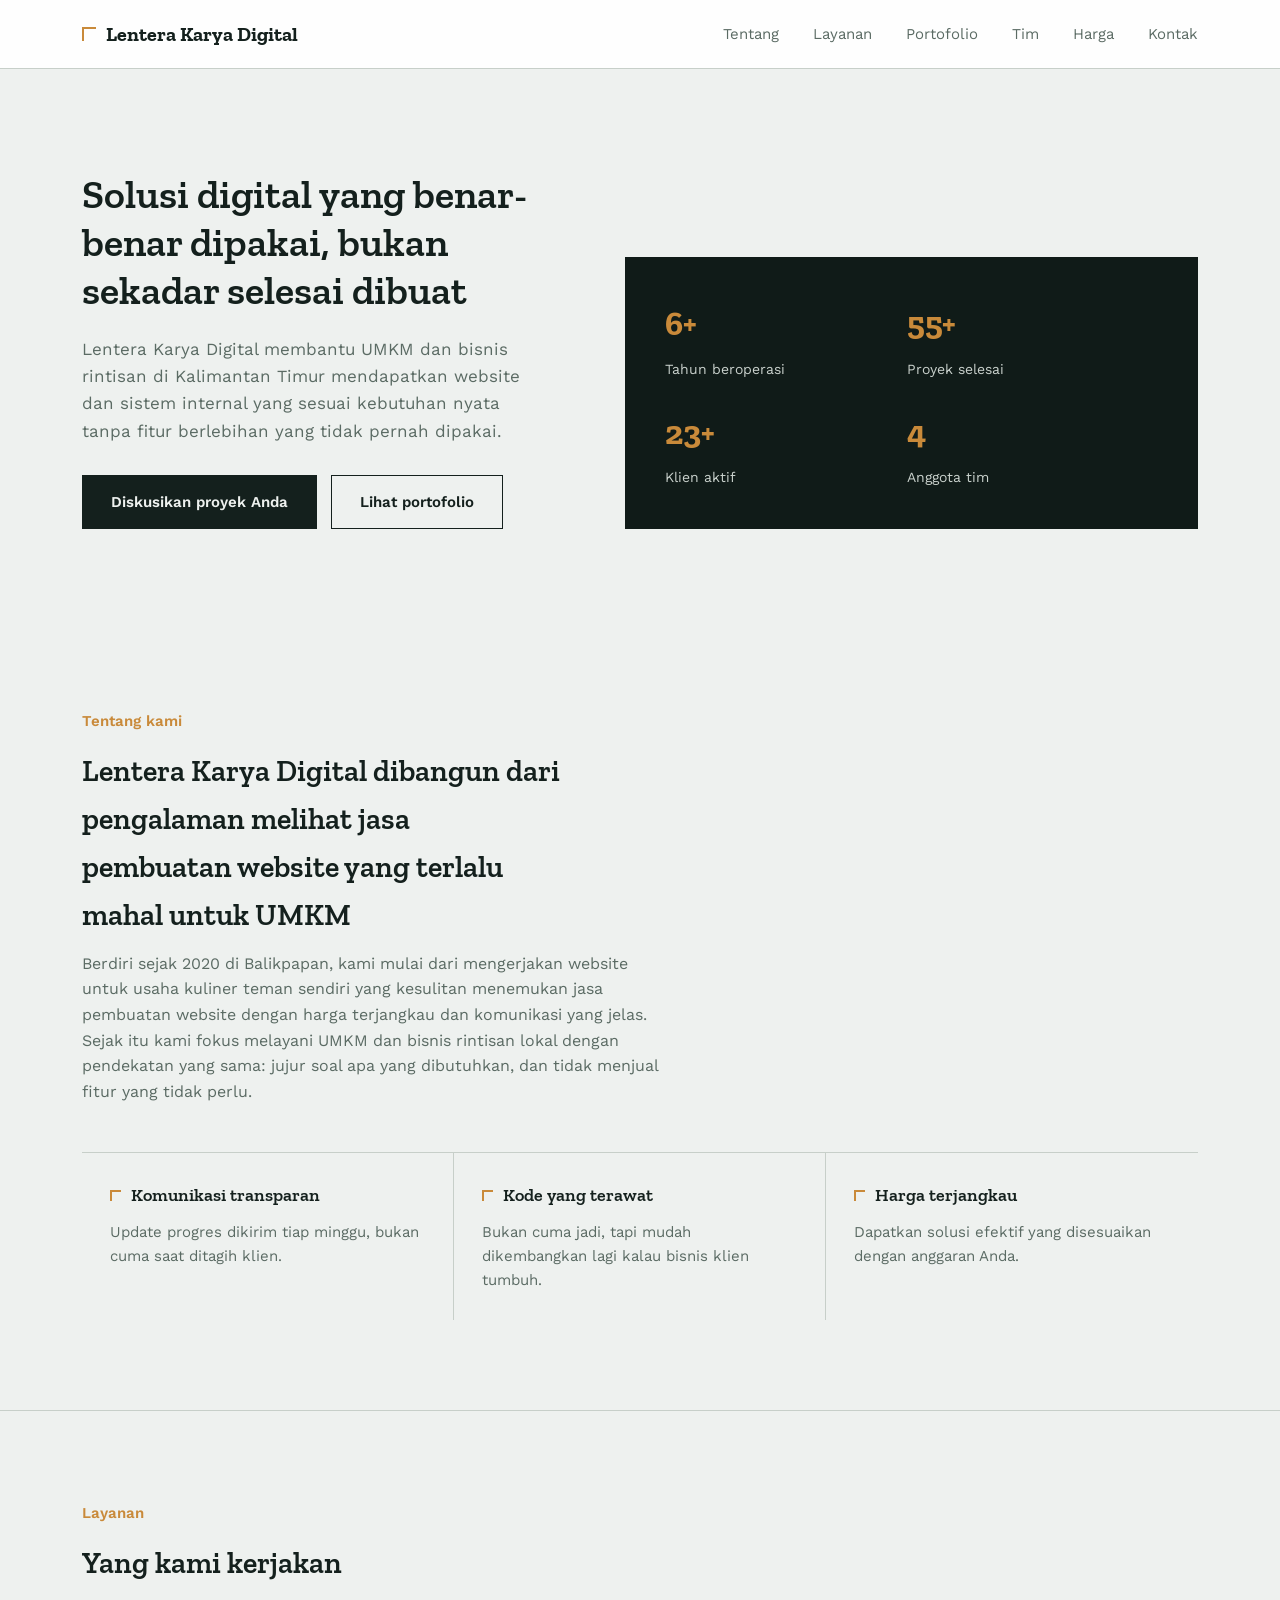
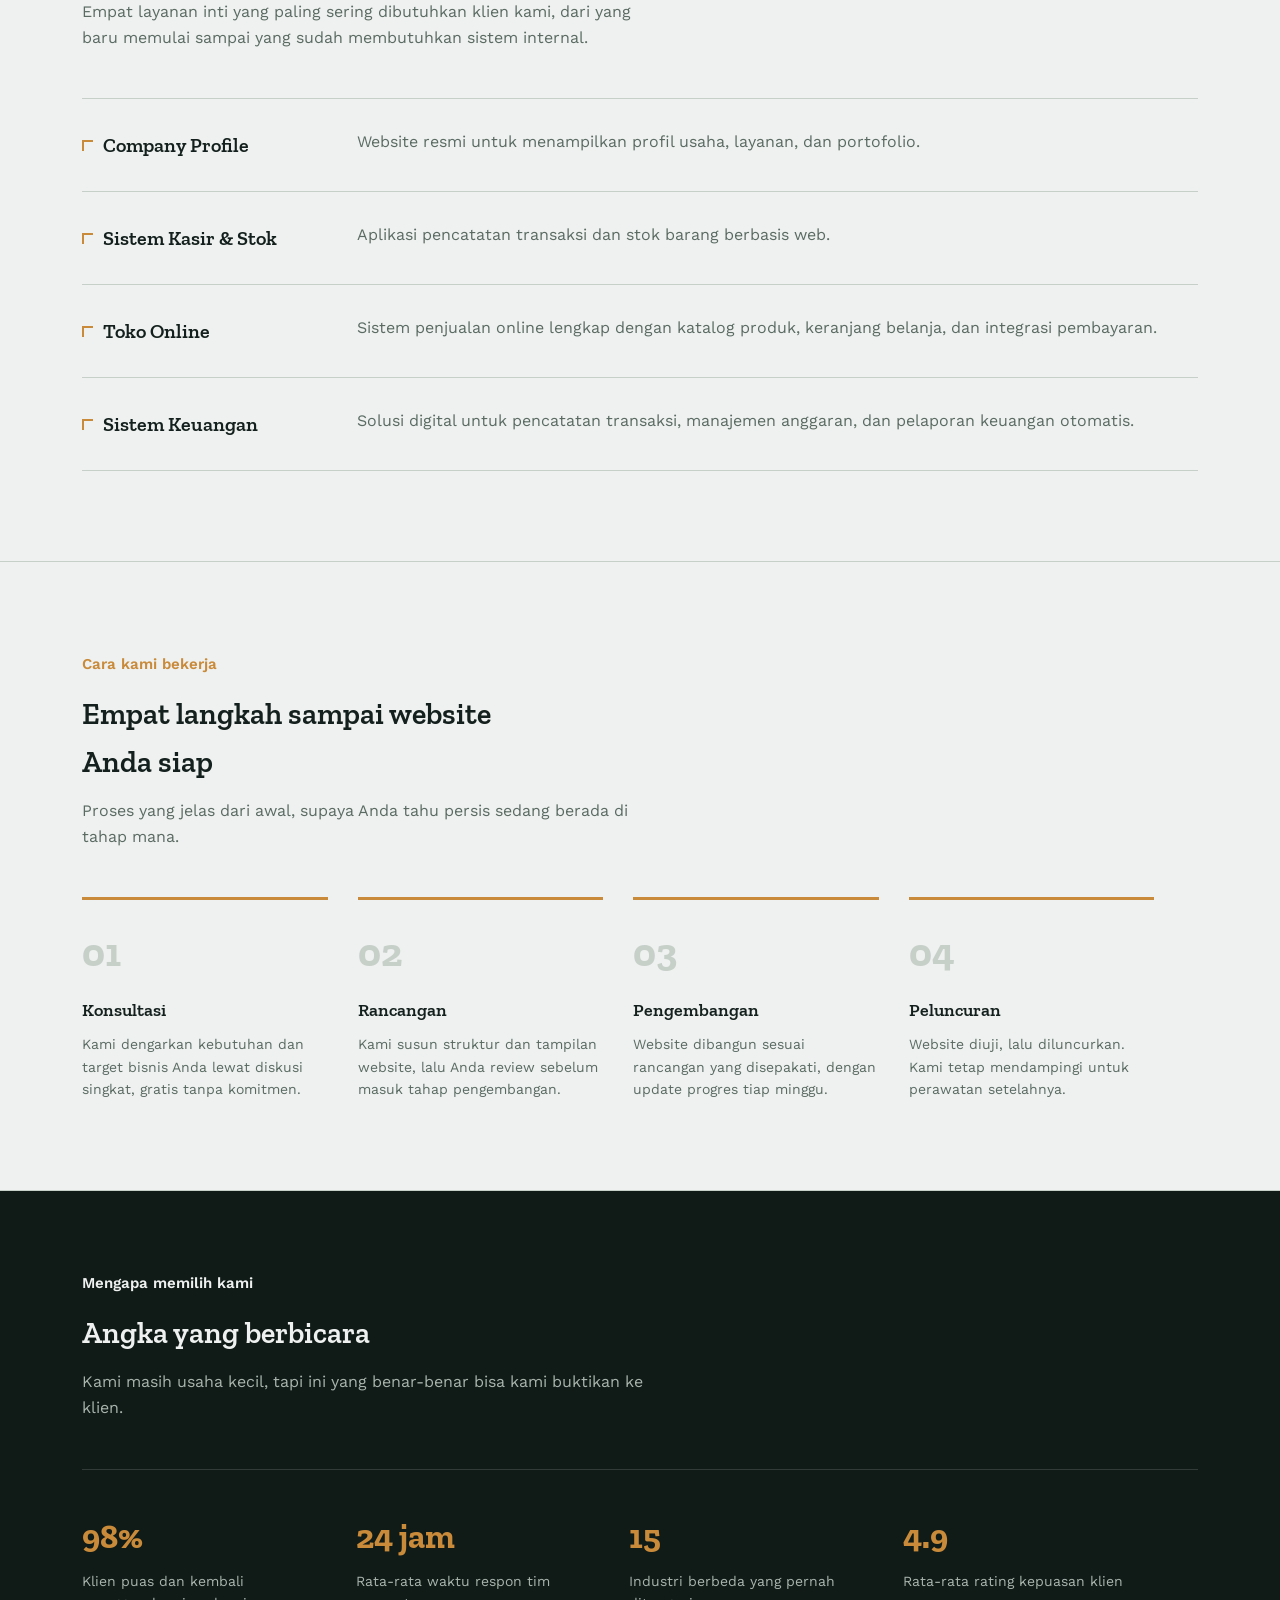
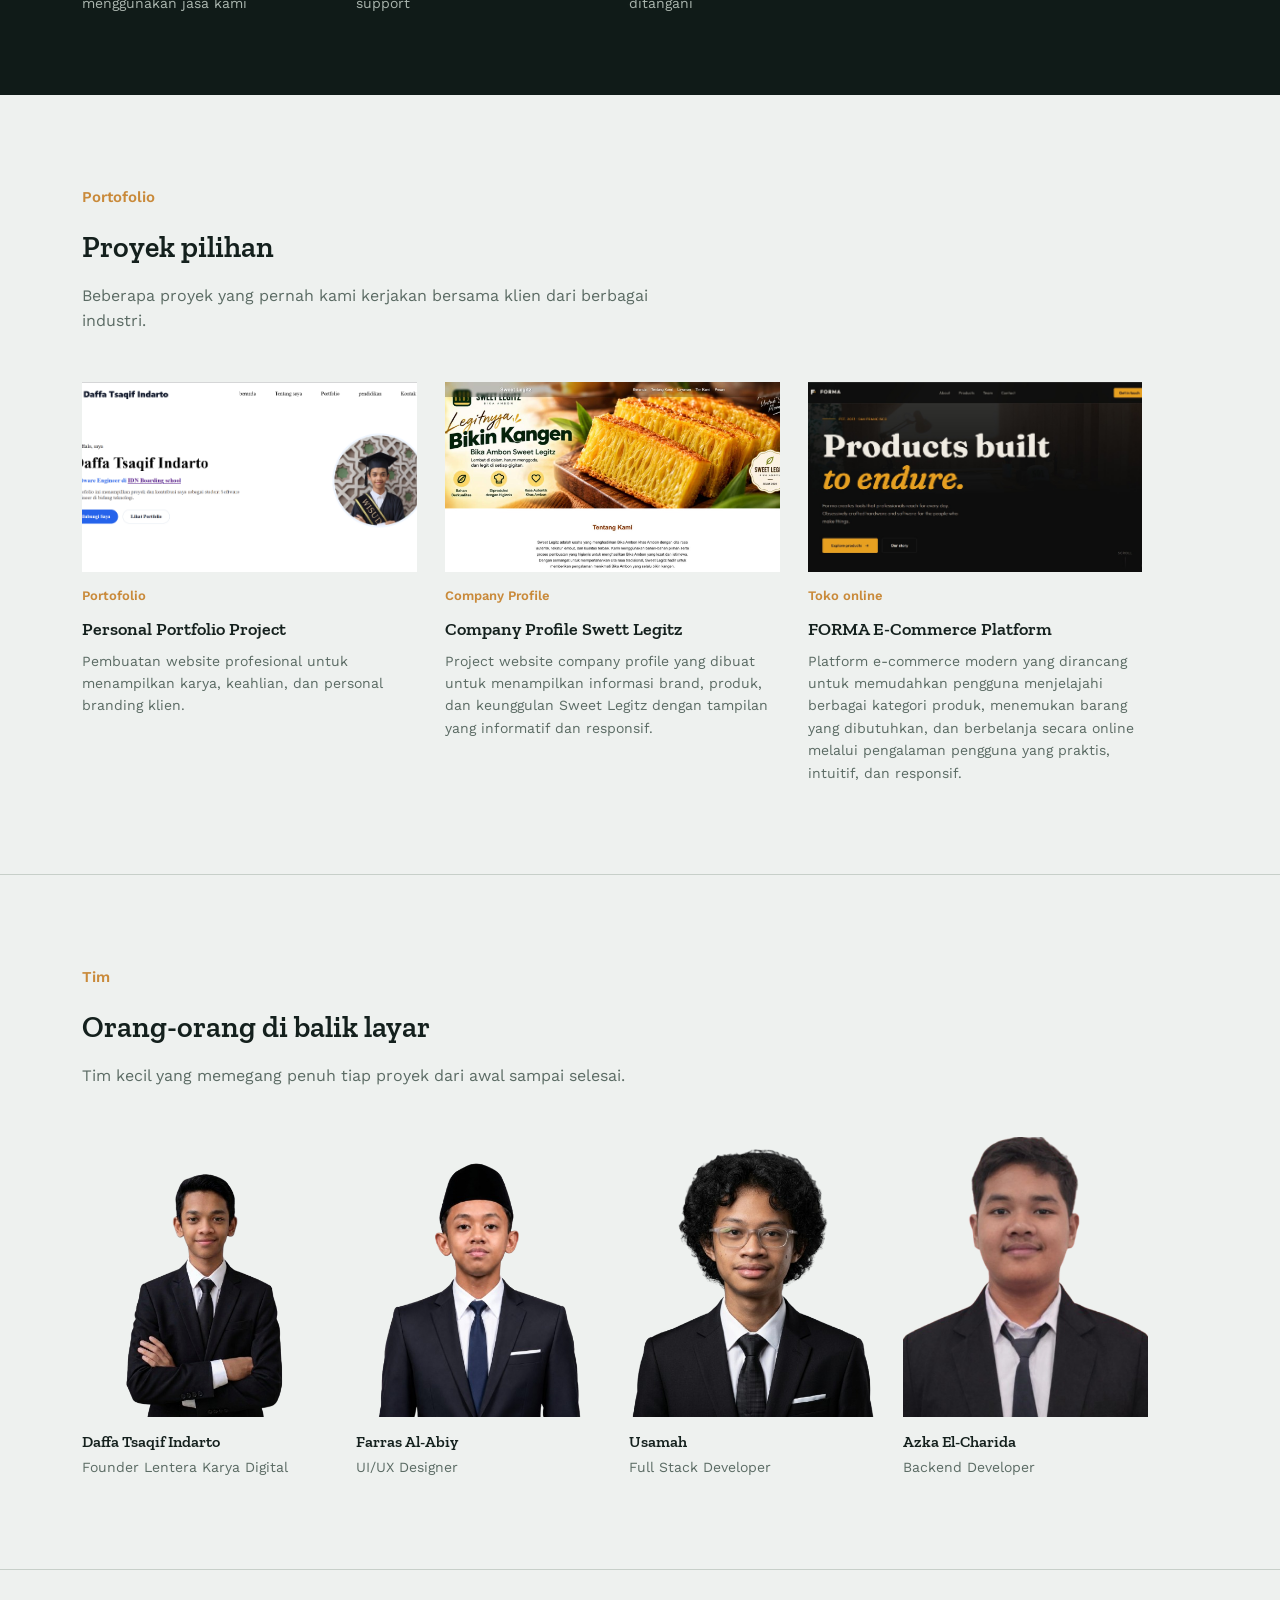
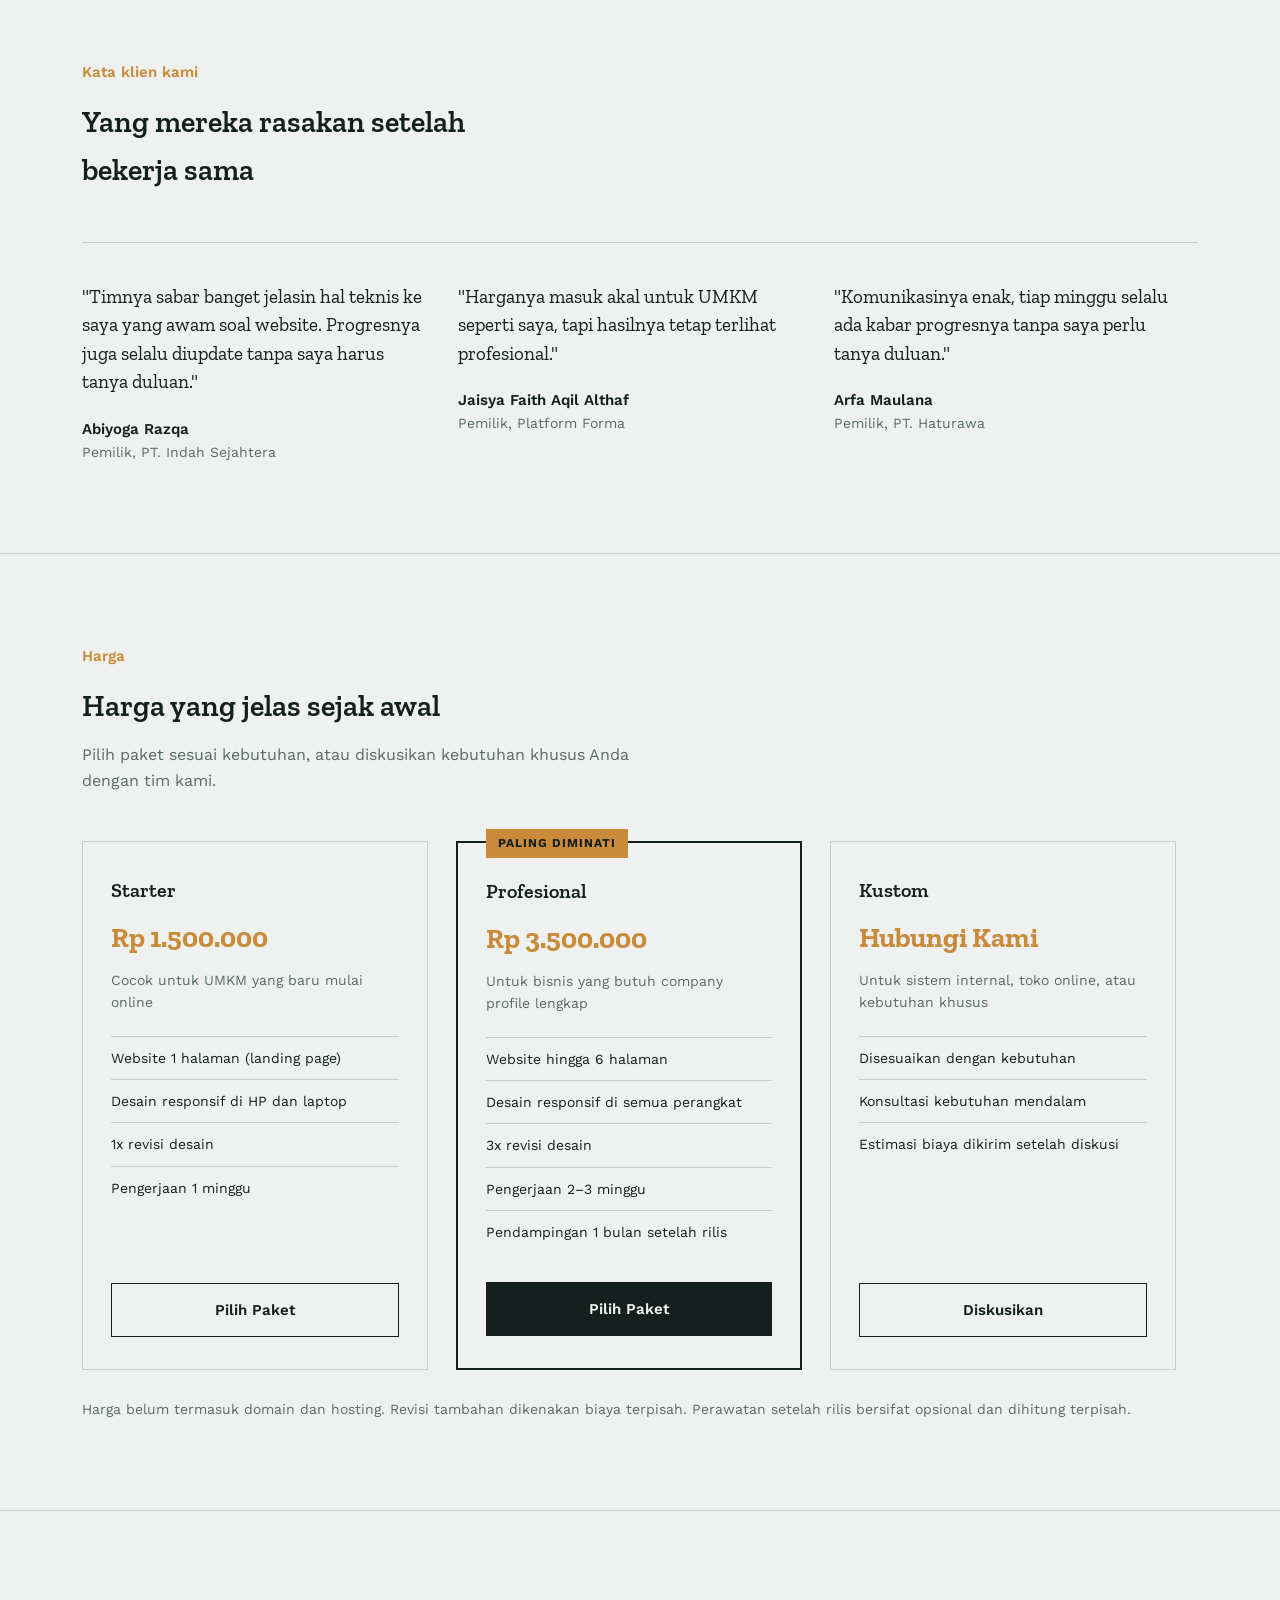
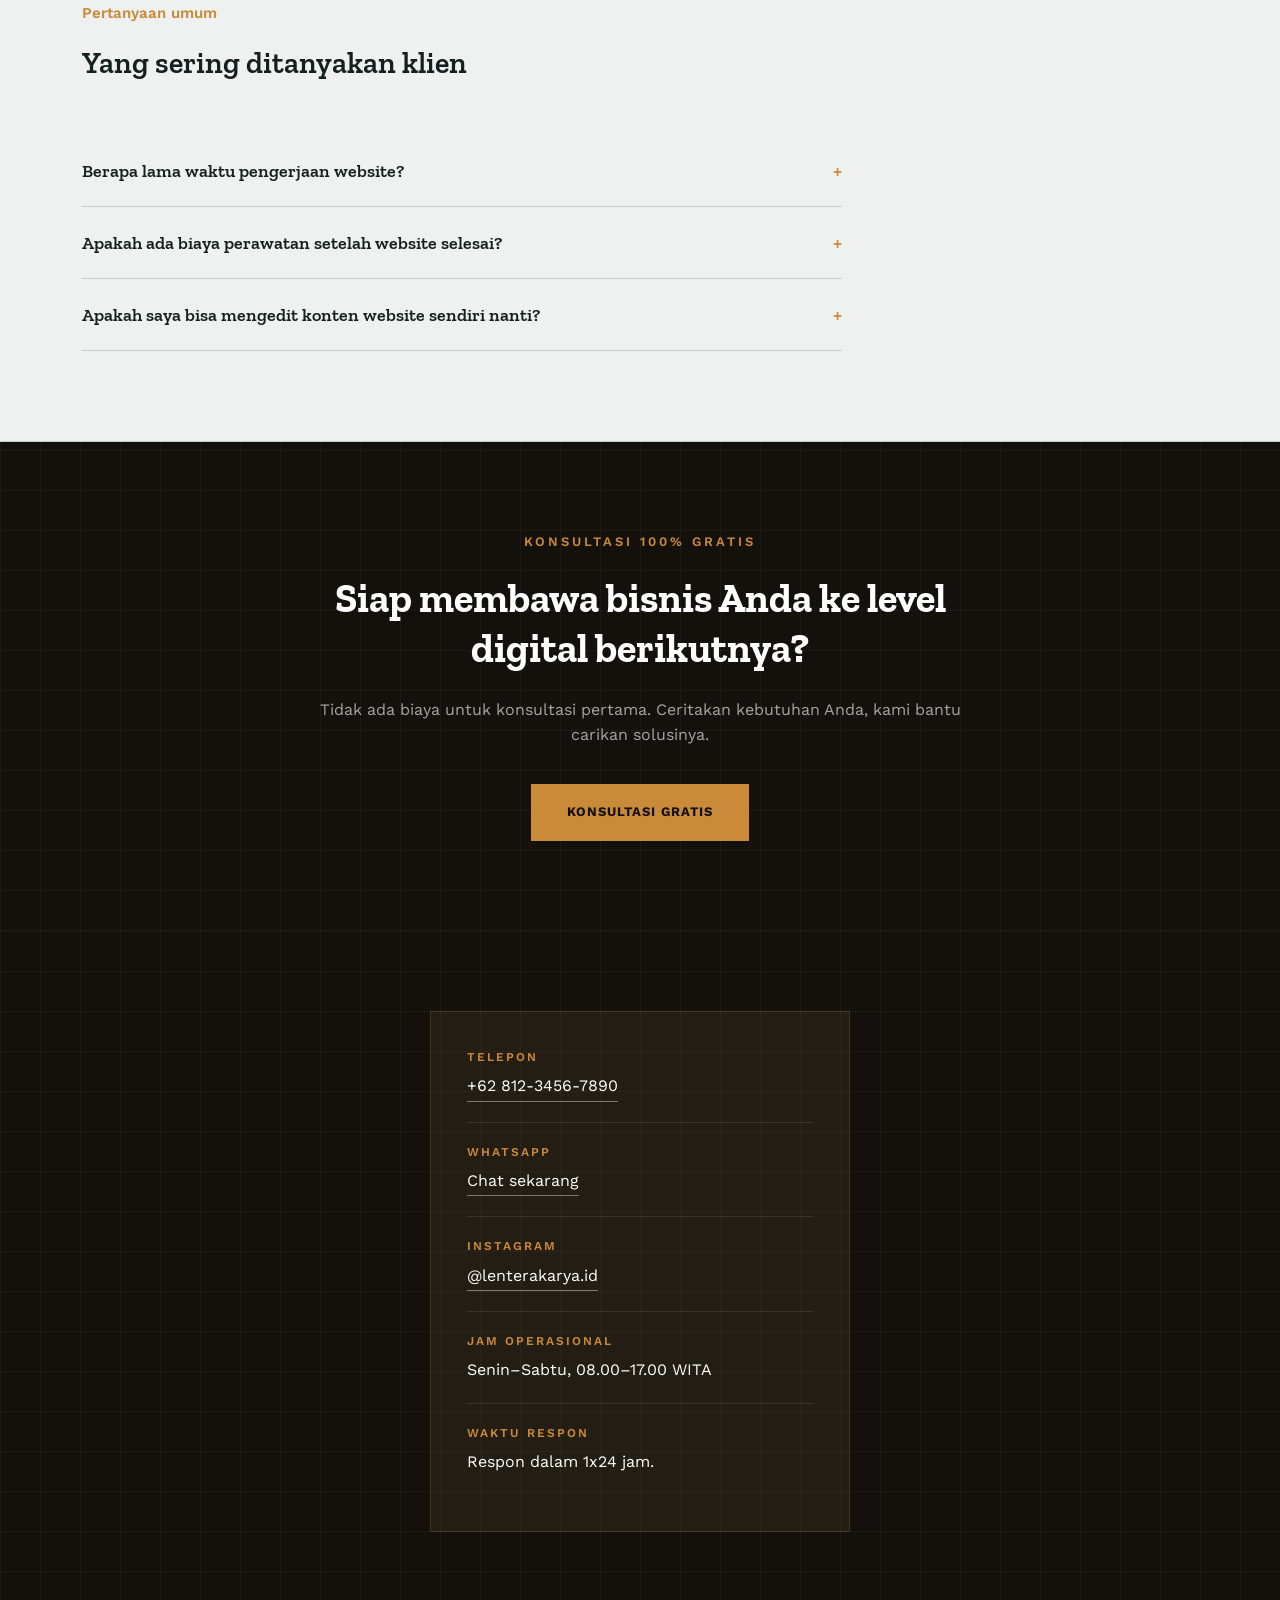
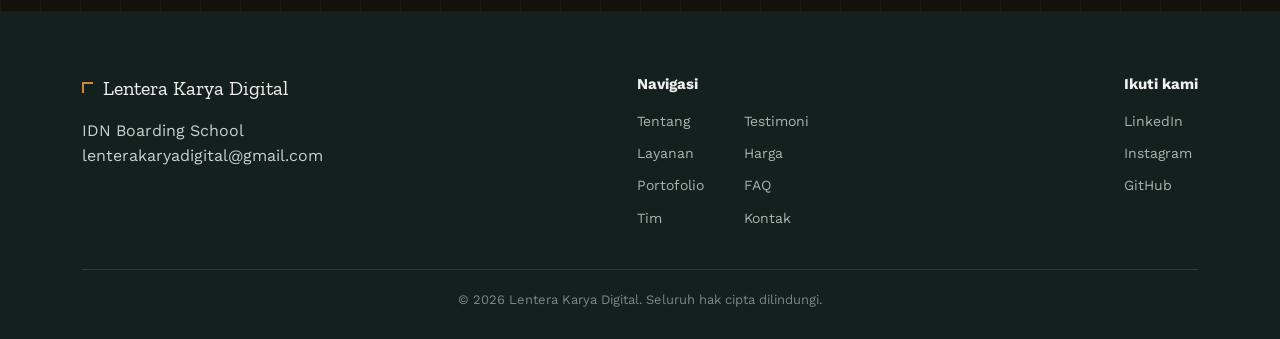
<file: index.html>
<!DOCTYPE html>
<html lang="id">

<head>
  <meta charset="UTF-8">
  <meta name="viewport" content="width=device-width, initial-scale=1.0">
  <title>Lentera Karya Digital — Company Profile</title>
  <link rel="preconnect" href="https://fonts.googleapis.com">
  <link rel="preconnect" href="https://fonts.gstatic.com" crossorigin>
  <link
    href="https://fonts.googleapis.com/css2?family=Zilla+Slab:wght@400;500;600;700&family=Work+Sans:wght@400;500;600;700&display=swap"
    rel="stylesheet">

  <link rel="stylesheet" href="style.css">
</head>

<body>

  <header>
    <div class="header-inner">
      <a href="#home" class="brand"><span class="mark"></span>Lentera Karya Digital</a>

      <button class="nav-toggle" id="navToggle" aria-label="Buka menu">
        <span></span><span></span><span></span>
      </button>

      <nav id="navMenu">
        <a href="#tentang">Tentang</a>
        <a href="#layanan">Layanan</a>
        <a href="#portofolio">Portofolio</a>
        <a href="#tim">Tim</a>
        <a href="#harga">Harga</a>
        <a href="#kontak">Kontak</a>
      </nav>
    </div>
  </header>

  <main>
    <section id="home" class="hero">
      <div class="wrap hero-grid">
        <div class="hero-text">
          <h1>Solusi digital yang benar-benar dipakai, bukan sekadar selesai dibuat</h1>
          <p>Lentera Karya Digital membantu UMKM dan bisnis rintisan di Kalimantan Timur mendapatkan website dan sistem
            internal yang sesuai kebutuhan nyata tanpa fitur berlebihan yang tidak pernah dipakai.</p>
          <div class="hero-actions">
            <a href="#kontak" class="btn btn-solid">Diskusikan proyek Anda</a>
            <a href="#portofolio" class="btn btn-line">Lihat portofolio</a>
          </div>
        </div>
        <div class="hero-panel">
          <div class="stat-grid">
            <div>
              <div class="stat-num">6+</div>
              <div class="stat-label">Tahun beroperasi</div>
            </div>
            <div>
              <div class="stat-num">55+</div>
              <div class="stat-label">Proyek selesai</div>
            </div>
            <div>
              <div class="stat-num">23+</div>
              <div class="stat-label">Klien aktif</div>
            </div>
            <div>
              <div class="stat-num">4</div>
              <div class="stat-label">Anggota tim</div>
            </div>
          </div>
        </div>
      </div>
    </section>

    <section id="tentang" class="section">
      <div class="wrap">
        <div class="sec-head">
          <p class="kicker">Tentang kami</p>
          <h2>Lentera Karya Digital dibangun dari pengalaman melihat jasa pembuatan website yang terlalu mahal untuk
            UMKM</h2>
          <p class="desc">Berdiri sejak 2020 di Balikpapan, kami mulai dari mengerjakan website untuk usaha kuliner
            teman sendiri yang kesulitan menemukan jasa pembuatan website dengan harga terjangkau dan komunikasi yang
            jelas. Sejak itu kami fokus melayani UMKM dan bisnis rintisan lokal dengan pendekatan yang sama: jujur
            soal apa yang dibutuhkan, dan tidak menjual fitur yang tidak perlu.</p>
        </div>

        <div class="about-grid">
          <div class="about-item">
            <h3><span class="mark"></span>Komunikasi transparan</h3>
            <p>Update progres dikirim tiap minggu, bukan cuma saat ditagih klien.</p>
          </div>
          <div class="about-item">
            <h3><span class="mark"></span>Kode yang terawat</h3>
            <p>Bukan cuma jadi, tapi mudah dikembangkan lagi kalau bisnis klien tumbuh.</p>
          </div>
          <div class="about-item">
            <h3><span class="mark"></span>Harga terjangkau</h3>
            <p>Dapatkan solusi efektif yang disesuaikan dengan anggaran Anda.</p>
          </div>
        </div>
      </div>
    </section>

    <section id="layanan" class="section">
      <div class="wrap">
        <div class="sec-head">
          <p class="kicker">Layanan</p>
          <h2>Yang kami kerjakan</h2>
          <p class="desc">Empat layanan inti yang paling sering dibutuhkan klien kami, dari yang baru memulai sampai
            yang sudah membutuhkan sistem internal.</p>
        </div>

        <div class="service-row">
          <h3><span class="mark"></span>Company Profile</h3>
          <p>Website resmi untuk menampilkan profil usaha, layanan, dan portofolio.</p>
        </div>
        <div class="service-row">
          <h3><span class="mark"></span>Sistem Kasir & Stok</h3>
          <p>Aplikasi pencatatan transaksi dan stok barang berbasis web.</p>
        </div>
        <div class="service-row">
          <h3><span class="mark"></span>Toko Online</h3>
          <p>Sistem penjualan online lengkap dengan katalog produk, keranjang belanja, dan integrasi pembayaran.</p>
        </div>
        <div class="service-row">
          <h3><span class="mark"></span>Sistem Keuangan</h3>
          <p>Solusi digital untuk pencatatan transaksi, manajemen anggaran, dan pelaporan keuangan otomatis.</p>
        </div>
      </div>
    </section>

    <section id="proses" class="section">
      <div class="wrap">
        <div class="sec-head">
          <p class="kicker">Cara kami bekerja</p>
          <h2>Empat langkah sampai website Anda siap</h2>
          <p class="desc">Proses yang jelas dari awal, supaya Anda tahu persis sedang berada di tahap mana.</p>
        </div>

        <div class="step-grid">
          <div class="step-item">
            <div class="step-num">01</div>
            <h3>Konsultasi</h3>
            <p>Kami dengarkan kebutuhan dan target bisnis Anda lewat diskusi singkat, gratis tanpa komitmen.</p>
          </div>
          <div class="step-item">
            <div class="step-num">02</div>
            <h3>Rancangan</h3>
            <p>Kami susun struktur dan tampilan website, lalu Anda review sebelum masuk tahap pengembangan.</p>
          </div>
          <div class="step-item">
            <div class="step-num">03</div>
            <h3>Pengembangan</h3>
            <p>Website dibangun sesuai rancangan yang disepakati, dengan update progres tiap minggu.</p>
          </div>
          <div class="step-item">
            <div class="step-num">04</div>
            <h3>Peluncuran</h3>
            <p>Website diuji, lalu diluncurkan. Kami tetap mendampingi untuk perawatan setelahnya.</p>
          </div>
        </div>
      </div>
    </section>


    <section class="band">
      <div class="wrap">
        <div class="sec-head">
          <p class="kicker">Mengapa memilih kami</p>
          <h2>Angka yang berbicara</h2>
          <p class="desc">Kami masih usaha kecil, tapi ini yang benar-benar bisa kami buktikan ke klien.</p>
        </div>
        <div class="band-stats">
          <div>
            <div class="stat-num">98%</div>
            <div class="stat-label">Klien puas dan kembali menggunakan jasa kami</div>
          </div>
          <div>
            <div class="stat-num">24 jam</div>
            <div class="stat-label">Rata-rata waktu respon tim support</div>
          </div>
          <div>
            <div class="stat-num">15</div>
            <div class="stat-label">Industri berbeda yang pernah ditangani</div>
          </div>
          <div>
            <div class="stat-num">4.9</div>
            <div class="stat-label">Rata-rata rating kepuasan klien</div>
          </div>
        </div>
      </div>
    </section>

    <section id="portofolio" class="section">
      <div class="wrap">
        <div class="sec-head">
          <p class="kicker">Portofolio</p>
          <h2>Proyek pilihan</h2>
          <p class="desc">Beberapa proyek yang pernah kami kerjakan bersama klien dari berbagai industri.</p>
        </div>

        <div class="project-grid">
          <div class="project">
            <img src="images/image.png" alt="Website portofolio">
            <span class="project-tag">Portofolio</span>
            <h3>Personal Portfolio Project</h3>
            <p>Pembuatan website profesional untuk menampilkan karya, keahlian, dan personal branding klien.</p>
          </div>
          <div class="project">
            <img src="images/company_profile.jpeg" alt="Nama Proyek 2">
            <span class="project-tag">Company Profile</span>
            <h3>Company Profile Swett Legitz</h3>
            <p>Project website company profile yang dibuat untuk menampilkan informasi brand, produk, dan keunggulan
              Sweet Legitz dengan tampilan yang informatif dan responsif.</p>
          </div>
          <div class="project">
            <img src="images/company-aqil.jpeg" alt="Nama Proyek 3">
            <span class="project-tag">Toko online</span>
            <h3>FORMA E-Commerce Platform</h3>
            <p>Platform e-commerce modern yang dirancang untuk memudahkan pengguna menjelajahi berbagai kategori produk,
              menemukan barang yang dibutuhkan, dan berbelanja secara online melalui pengalaman pengguna yang praktis,
              intuitif, dan responsif.</p>
          </div>
        </div>
      </div>
    </section>

    <section id="tim" class="section">
      <div class="wrap">
        <div class="sec-head">
          <p class="kicker">Tim</p>
          <h2>Orang-orang di balik layar</h2>
          <p class="desc">Tim kecil yang memegang penuh tiap proyek dari awal sampai selesai.</p>
        </div>

        <div class="team-grid">
          <div class="team-card">
            <img src="images/foto_formal-removebg-preview.png" alt="Daffa">
            <h3>Daffa Tsaqif Indarto</h3>
            <p>Founder Lentera Karya Digital</p>
          </div>
          <div class="team-card">
            <img src="images/farras-removebg-preview.png" alt="Farras">
            <h3>Farras Al-Abiy</h3>
            <p>UI/UX Designer</p>
          </div>
          <div class="team-card">
            <img src="images/foto-usamah.png" alt="Usamah">
            <h3>Usamah</h3>
            <p>Full Stack Developer</p>
          </div>
          <div class="team-card">
            <img src="images/foto-azka.png" alt="Azka">
            <h3>Azka El-Charida</h3>
            <p>Backend Developer</p>
          </div>
        </div>
      </div>
    </section>

    <section class="section" id="testimoni">
      <div class="wrap">
        <div class="sec-head">
          <p class="kicker">Kata klien kami</p>
          <h2>Yang mereka rasakan setelah bekerja sama</h2>
        </div>

        <div class="testi-grid">
          <div class="testi-card">
            <blockquote>"Timnya sabar banget jelasin hal teknis ke saya yang awam soal website. Progresnya juga selalu
              diupdate tanpa saya harus tanya duluan."</blockquote>
            <p class="testi-author">Abiyoga Razqa</p>
            <p class="testi-role">Pemilik, PT. Indah Sejahtera</p>
          </div>

          <div class="testi-card">
            <blockquote>"Harganya masuk akal untuk UMKM seperti saya, tapi hasilnya tetap terlihat profesional."
            </blockquote>
            <p class="testi-author">Jaisya Faith Aqil Althaf</p>
            <p class="testi-role">Pemilik, Platform Forma</p>
          </div>

          <div class="testi-card">
            <blockquote>"Komunikasinya enak, tiap minggu selalu ada kabar progresnya tanpa saya perlu tanya duluan."
            </blockquote>
            <p class="testi-author">Arfa Maulana</p>
            <p class="testi-role">Pemilik, PT. Haturawa</p>
          </div>
        </div>
      </div>
    </section>

    <section id="harga" class="section">
      <div class="wrap">
        <div class="sec-head">
          <p class="kicker">Harga</p>
          <h2>Harga yang jelas sejak awal</h2>
          <p class="desc">Pilih paket sesuai kebutuhan, atau diskusikan kebutuhan khusus Anda dengan tim kami.</p>
        </div>

        <div class="price-grid">
          <div class="price-card">
            <h3>Starter</h3>
            <div class="price-amount">Rp 1.500.000</div>
            <p class="price-note">Cocok untuk UMKM yang baru mulai online</p>
            <ul class="price-list">
              <li>Website 1 halaman (landing page)</li>
              <li>Desain responsif di HP dan laptop</li>
              <li>1x revisi desain</li>
              <li>Pengerjaan 1 minggu</li>
            </ul>
            <a href="#konsultasi" class="btn btn-line">Pilih Paket</a>
          </div>
          
          <div class="price-card price-card-highlight">
            <p class="price-tag">Paling diminati</p>
            <h3>Profesional</h3>
            <div class="price-amount">Rp 3.500.000</div>
            <p class="price-note">Untuk bisnis yang butuh company profile lengkap</p>
            <ul class="price-list">
              <li>Website hingga 6 halaman</li>
              <li>Desain responsif di semua perangkat</li>
              <li>3x revisi desain</li>
              <li>Pengerjaan 2–3 minggu</li>
              <li>Pendampingan 1 bulan setelah rilis</li>
            </ul>
            <a href="#konsultasi" class="btn btn-solid">Pilih Paket</a>
          </div>

          <div class="price-card">
            <h3>Kustom</h3>
            <div class="price-amount">Hubungi Kami</div>
            <p class="price-note">Untuk sistem internal, toko online, atau kebutuhan khusus</p>
            <ul class="price-list">
              <li>Disesuaikan dengan kebutuhan</li>
              <li>Konsultasi kebutuhan mendalam</li>
              <li>Estimasi biaya dikirim setelah diskusi</li>
            </ul>
            <a href="#konsultasi" class="btn btn-line">Diskusikan</a>
          </div>
        </div>
        <p class="price-footnote">
          Harga belum termasuk domain dan hosting. Revisi tambahan dikenakan biaya terpisah.
          Perawatan setelah rilis bersifat opsional dan dihitung terpisah.
        </p>
      </div>
    </section>

    <section id="faq" class="section">
      <div class="wrap">
        <div class="sec-head">
          <p class="kicker">Pertanyaan umum</p>
          <h2>Yang sering ditanyakan klien</h2>
        </div>

        <div class="faq-list">
          <div class="faq-item">
            <button class="faq-question">
              Berapa lama waktu pengerjaan website?
              <span class="faq-icon">+</span>
            </button>
            <div class="faq-answer">
              <p>Tergantung kompleksitas, tapi rata-rata 2 hingga 4 minggu untuk website company profile atau toko
                online sederhana.</p>
            </div>
          </div>

          <div class="faq-item">
            <button class="faq-question">
              Apakah ada biaya perawatan setelah website selesai?
              <span class="faq-icon">+</span>
            </button>
            <div class="faq-answer">
              <p>Kami menawarkan paket perawatan opsional, tapi tidak wajib. Website tetap bisa berjalan normal tanpa
                paket tersebut.</p>
            </div>
          </div>

          <div class="faq-item">
            <button class="faq-question">
              Apakah saya bisa mengedit konten website sendiri nanti?
              <span class="faq-icon">+</span>
            </button>
            <div class="faq-answer">
              <p>Bisa. Kami sediakan panduan singkat, atau kami buatkan sistem admin sederhana kalau dibutuhkan.</p>
            </div>
          </div>
        </div>
      </div>
    </section>

    <section class="cta-dark" id="kontak">
      <div class="cta-content">
        <p class="cta-label">Konsultasi 100% Gratis</p>
        <h2 class="cta-title">Siap membawa bisnis Anda ke level digital berikutnya?</h2>
        <p class="cta-desc">Tidak ada biaya untuk konsultasi pertama. Ceritakan kebutuhan Anda, kami bantu carikan
          solusinya.</p>
        <a href="#konsultasi" class="cta-btn">Konsultasi Gratis</a>
      </div>
    </section>

    <section class="contact-dark" id="konsultasi">
      <div class="info-card">
        <div class="info-row">
          <p class="info-label">Telepon</p>
          <a href="tel:+6281234567890" class="info-value">+62 812-3456-7890</a>
        </div>

        <div class="info-row">
          <p class="info-label">WhatsApp</p>
          <a href="#" target="_blank" class="info-value">Chat sekarang</a>
        </div>

        <div class="info-row">
          <p class="info-label">Instagram</p>
          <a href="#" target="_blank" class="info-value">@lenterakarya.id</a>
        </div>

        <div class="info-row">
          <p class="info-label">Jam Operasional</p>
          <p class="info-value">Senin–Sabtu, 08.00–17.00 WITA</p>
        </div>

        <div class="info-row info-row-last">
          <p class="info-label">Waktu Respon</p>
          <p class="info-value">Respon dalam 1x24 jam.</p>
        </div>
      </div>
    </section>

  </main>

  <footer>
    <div class="wrap">
      <div class="foot-grid">
        <div>
          <div class="foot-brand"><span class="mark"></span>Lentera Karya Digital</div>
          <p>IDN Boarding School</p>
          <p>lenterakaryadigital@gmail.com</p>
        </div>
        <div class="foot-col">
          <h4>Navigasi</h4>
          <div class="foot-links">
            <a href="#tentang">Tentang</a>
            <a href="#layanan">Layanan</a>
            <a href="#portofolio">Portofolio</a>
            <a href="#tim">Tim</a>
            <a href="#testimoni">Testimoni</a>
            <a href="#harga">Harga</a>
            <a href="#faq">FAQ</a>
            <a href="#kontak">Kontak</a>
          </div>
        </div>
        <div class="foot-col">
          <h4>Ikuti kami</h4>
          <a href="#" target="_blank" rel="noopener">LinkedIn</a>
          <a href="#" target="_blank" rel="noopener">Instagram</a>
          <a href="#" target="_blank" rel="noopener">GitHub</a>
        </div>
      </div>
      <p class="foot-bottom">© <span id="year"></span> Lentera Karya Digital. Seluruh hak cipta dilindungi.</p>
    </div>
  </footer>

  <script src="main.js"></script>

</body>

</html>
</file>
<file: style.css>
html{ scroll-behavior:smooth; }

* {
  margin: 0;
  padding: 0;
  box-sizing: border-box;
}

body {
  font-family: 'Work Sans', sans-serif;
  color: #14201D;
  background: #EEF1EF;
  line-height: 1.6;
  font-size: 16px;
}

a {
  color: inherit;
  text-decoration: none;
}

img {
  max-width: 100%;
  display: block;
}

h1, h2, h3 {
  font-family: 'Zilla Slab', serif;
  font-weight: 600;
  color: #14201D;
}

.wrap {
  max-width: 1180px;
  margin: 0 auto;
  padding: 0 32px;
}

.mark {
  display: inline-block;
  width: 11px;
  height: 11px;
  border-top: 2px solid #C98A3A;
  border-left: 2px solid #C98A3A;
  margin-right: 10px;
}

.kicker {
  font-size: 15px;
  color: #C98A3A;
  font-weight: 600;
  margin-bottom: 14px;
}

.btn {
  display: inline-block;
  padding: 14px 28px;
  font-weight: 600;
  font-size: 15px;
  border: 1.5px solid #14201D;
}
.btn-solid {
  background: #14201D;
  color: #EEF1EF;
}
.btn-solid:hover {
  background: #C98A3A;
  border-color: #C98A3A;
}
.btn-line {
  background: transparent;
  color: #14201D;
}
.btn-line:hover {
  border-color: #C98A3A;
  color: #C98A3A;
}

section {
  scroll-margin-top: 90px;
}

header {
  position: fixed;
  top: 0;
  left: 0;
  right: 0;
  z-index: 100;
  background: rgba(255, 255, 255, 0.92);
  border-bottom: 1px solid #C7CFC9;
  padding: 18px 0;
}

.header-inner {
  display: flex;
  justify-content: space-between;
  align-items: center;
  max-width: 1180px;
  margin: 0 auto;
  padding: 0 32px;
}

.brand {
  display: flex;
  align-items: center;
  font-family: 'Zilla Slab', serif;
  font-weight: 700;
  font-size: 20px;
}
.brand .mark {
  width: 14px;
  height: 14px;
}

nav {
  display: flex;
  gap: 34px;
}
nav a {
  font-size: 15px;
  color: #5B6B64;
}
nav a:hover {
  color: #14201D;
}

.nav-toggle {
  display: none;
  background: none;
  border: none;
  cursor: pointer;
  flex-direction: column;
  gap: 5px;
}
.nav-toggle span {
  width: 22px;
  height: 2px;
  background: #14201D;
  display: block;
}

.hero {
  padding: 170px 0 90px;
}

.hero-grid {
  display: flex;
  flex-wrap: wrap;
  justify-content: space-between;
  align-items: flex-end;
  gap: 50px;
}

.hero-text {
  flex: 1;
  min-width: 320px;
}
.hero-text h1 {
  font-size: 40px;
  line-height: 1.2;
  margin-bottom: 22px;
  max-width: 480px;
}
.hero-text p {
  color: #5B6B64;
  font-size: 17px;
  margin-bottom: 30px;
  max-width: 460px;
}

.hero-actions {
  display: flex;
  gap: 14px;
  flex-wrap: wrap;
}

.hero-panel {
  background: #101B18;
  color: #EEF1EF;
  padding: 40px;
  flex: 1;
  min-width: 280px;
}

.stat-grid {
  display: flex;
  flex-wrap: wrap;
  gap: 26px 20px;
}
.stat-grid > div {
  width: 45%;
}
.stat-num {
  font-family: 'Zilla Slab', serif;
  font-size: 34px;
  font-weight: 700;
  color: #C98A3A;
  margin-bottom: 6px;
}
.stat-label {
  font-size: 14px;
  color: #c9d1cc;
}

.sec-head {
  margin-bottom: 48px;
}
.sec-head h2 {
  font-size: 30px;
  margin-bottom: 12px;
  max-width: 480px;
}
.sec-head .desc {
  color: #5B6B64;
  max-width: 580px;
}

.section {
  padding: 90px 0;
  border-bottom: 1px solid #C7CFC9;
}

.about-grid {
  display: flex;
  flex-wrap: wrap;
  border-top: 1px solid #C7CFC9;
}
.about-item {
  width: 33.33%;
  padding: 28px;
  border-right: 1px solid #C7CFC9;
}
.about-item:last-child {
  border-right: none;
}
.about-item h3 {
  font-size: 18px;
  margin-bottom: 10px;
  display: flex;
  align-items: center;
}
.about-item p {
  color: #5B6B64;
  font-size: 15px;
}

.service-row {
  display: flex;
  flex-wrap: wrap;
  gap: 30px;
  padding: 30px 0;
  border-top: 1px solid #C7CFC9;
}
.service-row:last-child {
  border-bottom: 1px solid #C7CFC9;
}
.service-row h3 {
  font-size: 20px;
  width: 245px;
  display: flex;
  align-items: center;
}
.service-row p {
  color: #5B6B64;
  flex: 1;
  min-width: 240px;
}

.step-grid {
  display: flex;
  flex-wrap: wrap;
  gap: 30px;
}
.step-item {
  width: 22%;
  padding-top: 20px;
  border-top: 3px solid #C98A3A;
}
.step-num {
  font-family: 'Zilla Slab', serif;
  font-size: 40px;
  font-weight: 700;
  color: #C7CFC9;
  margin-bottom: 12px;
}
.step-item h3 {
  font-size: 18px;
  margin-bottom: 8px;
}
.step-item p {
  color: #5B6B64;
  font-size: 14px;
}

.band {
  background: #101B18;
  color: #EEF1EF;
  padding: 80px 0;
}
.band .sec-head h2,
.band .kicker {
  color: #EEF1EF;
}
.band .sec-head .desc {
  color: #a9b4ad;
}

.band-stats {
  display: flex;
  flex-wrap: wrap;
  gap: 28px;
  border-top: 1px solid rgba(238, 241, 239, 0.15);
  padding-top: 40px;
}
.band-stats > div {
  width: 22%;
}
.band-stats .stat-num {
  font-size: 34px;
}
.band-stats .stat-label {
  color: #a9b4ad;
}

.project-grid {
  display: flex;
  flex-wrap: wrap;
  gap: 28px;
}
.project {
  width: 30%;
  transition: transform 0.2s ease;
}
.project:hover {
  transform: translateY(-6px);
}
.project img {
  width: 100%;
  height: 190px;
  object-fit: cover;
  margin-bottom: 14px;
}
.project h3 {
  font-size: 18px;
  margin-bottom: 6px;
}
.project p {
  color: #5B6B64;
  font-size: 14px;
}
.project-tag {
  color: #C98A3A;
  font-size: 13px;
  font-weight: 600;
  display: block;
  margin-bottom: 8px;
}

.team-grid {
  display: flex;
  flex-wrap: wrap;
  gap: 28px;
}
.team-card {
  width: 22%;
  transition: transform 0.2s ease;
}
.team-card:hover {
  transform: translateY(-6px);
}
.team-card img {
  width: 100%;
  height: 280px;
  object-fit: cover;
  margin-bottom: 12px;
}
.team-card h3 {
  font-size: 16px;
  margin-bottom: 2px;
}
.team-card p {
  color: #5B6B64;
  font-size: 14px;
}

.testi-grid {
  display: flex;
  flex-wrap: wrap;
  gap: 30px;
  border-top: 1px solid #C7CFC9;
  padding-top: 40px;
}

.testi-card {
  width: 31%;
}

.testi-card blockquote {
  font-family: 'Zilla Slab', serif;
  font-size: 19px;
  line-height: 1.5;
  margin-bottom: 20px;
  color: #14201D;
}

.testi-author {
  font-weight: 600;
  font-size: 15px;
}

.testi-role {
  color: #5B6B64;
  font-size: 14px;
}

.contact-info h2 {
  font-size: 30px;
  margin-bottom: 18px;
}
.contact-info p {
  color: #5B6B64;
  margin-bottom: 26px;
  max-width: 460px;
}
.contact-line {
  display: flex;
  padding: 15px 0;
  border-top: 1px solid #C7CFC9;
}
.contact-line:last-of-type {
  border-bottom: 1px solid #C7CFC9;
}
.contact-line .label {
  width: 100px;
  color: #5B6B64;
}

footer {
  background: #14201D;
  color: #c9d1cc;
  padding: 60px 0 28px;
}
.foot-grid {
  display: flex;
  flex-wrap: wrap;
  gap: 36px;
  padding-bottom: 30px;
  border-bottom: 1px solid rgba(238, 241, 239, 0.12);
  justify-content: space-between;
}
.foot-brand {
  font-family: 'Zilla Slab', serif;
  color: #EEF1EF;
  font-size: 20px;
  margin-bottom: 14px;
  display: flex;
  align-items: center;
}
.foot-col h4 {
  color: #EEF1EF;
  font-size: 15px;
  margin-bottom: 14px;
}
.foot-col a,
.foot-col p {
  display: block;
  font-size: 14px;
  margin-bottom: 10px;
  color: #a9b4ad;
}
.foot-col a:hover {
  color: #EEF1EF;
}
.foot-bottom {
  text-align: center;
  font-size: 13px;
  color: #7c8781;
  margin-top: 20px;
}
.foot-links {
  column-count: 2;
  column-gap: 40px;
}


@media (max-width: 900px) {
  .about-item {
    width: 100%;
    border-right: none;
    border-bottom: 1px solid #C7CFC9;
  }
  .service-row h3 {
    width: 100%;
    margin-bottom: 8px;
  }
  .band-stats > div {
    width: 45%;
  }
  .project {
    width: 47%;
  }
  .team-card {
    width: 47%;
  }
  .testi-card {
  width: 100%;
  }
  .section .price-grid .price-card {
    width: 47%;
  }
}

@media (max-width: 640px) {
  nav {
    position: fixed;
    top: 73px;
    left: 0;
    right: 0;
    background: #EEF1EF;
    flex-direction: column;
    padding: 20px 32px;
    gap: 18px;
    border-bottom: 1px solid #C7CFC9;
    display: none; 
  }
  nav.open {
    display: flex;
  }
  .nav-toggle {
    display: flex;
  }
  .stat-grid > div {
    width: 100%;
  }
  .step-item {
    width: 100%;
  }
  .band-stats > div {
    width: 100%;
  }
  .project {
    width: 100%;
  }
  .team-card {
    width: 100%;
  }
  .section .price-grid {
    gap: 20px;
  }

  .section .price-grid .price-card {
    width: 100%;
  }

  .section .price-grid .price-card:hover {
    transform: none;
  }

  .section .price-grid .price-amount {
    font-size: 24px;
  }
}

.cta-dark {
  background-color: #14100c;
  background-image:
    repeating-linear-gradient(0deg, rgba(255,255,255,0.04) 0 1px, transparent 1px 40px),
    repeating-linear-gradient(90deg, rgba(255,255,255,0.04) 0 1px, transparent 1px 40px);
  padding: 90px 24px;
  text-align: center;
}

.cta-content {
  max-width: 680px;
  margin: 0 auto;
}

.cta-label {
  font-size: 13px;
  font-weight: 600;
  letter-spacing: 3px;
  text-transform: uppercase;
  color: #C98A3A;
  margin-bottom: 20px;
}

.cta-title {
  font-size: 40px;
  font-weight: 800;
  line-height: 1.25;
  color: #ffffff;
  margin-bottom: 24px;
}

.cta-desc {
  font-size: 16px;
  color: #a9a49c;
  line-height: 1.6;
  margin-bottom: 36px;
}

.cta-btn {
  display: inline-block;
  background: #C98A3A;
  color: #14100c;
  font-weight: 700;
  font-size: 13px;
  letter-spacing: 1px;
  text-transform: uppercase;
  text-decoration: none;
  padding: 18px 36px;
}

.cta-btn:hover {
  background: #dba14f;
}

.contact-dark {
  background-color: #14100c;
  background-image:
    repeating-linear-gradient(0deg, rgba(255,255,255,0.04) 0 1px, transparent 1px 40px),
    repeating-linear-gradient(90deg, rgba(255,255,255,0.04) 0 1px, transparent 1px 40px);
  padding: 80px 24px;
}

.info-card {
  max-width: 420px;
  margin: 0 auto;
  padding: 36px;
  background: rgba(120, 100, 70, 0.15);
  border: 1px solid rgba(201, 138, 58, 0.2);
}

.info-row {
  padding-bottom: 20px;
  margin-bottom: 20px;
  border-bottom: 1px solid rgba(255, 255, 255, 0.1);
}
.info-row-last {
  border-bottom: none;
  margin-bottom: 0;
}

.info-label {
  font-size: 12px;
  font-weight: 600;
  letter-spacing: 2px;
  text-transform: uppercase;
  color: #C98A3A;
  margin-bottom: 6px;
}

.info-value {
  display: block;
  font-size: 16px;
  color: #ffffff;
  text-decoration: none;
}

a.info-value {
  border-bottom: 1px solid rgba(255, 255, 255, 0.4);
  padding-bottom: 2px;
  width: fit-content;
}

.faq-list {
  max-width: 760px;
}
.faq-item {
  border-bottom: 1px solid #C7CFC9;
}
.faq-question {
  width: 100%;
  display: flex;
  justify-content: space-between;
  align-items: center;
  background: none;
  border: none;
  text-align: left;
  font-family: 'Zilla Slab', serif;
  font-size: 18px;
  font-weight: 600;
  color: #14201D;
  padding: 22px 0;
  cursor: pointer;
}
.faq-icon {
  font-size: 22px;
  color: #C98A3A;
  flex-shrink: 0;
  margin-left: 20px;
  transition: transform 0.2s ease;
}
.faq-answer {
  max-height: 0;
  overflow: hidden;
  transition: max-height 0.25s ease;
}
.faq-answer p {
  color: #5B6B64;
  padding-bottom: 20px;
  max-width: 600px;
}
.faq-item.open .faq-answer {
  max-height: 200px;
}
.faq-item.open .faq-icon {
  transform: rotate(45deg);
}

.price-grid {
  display: flex;
  flex-wrap: wrap;
  gap: 28px;
  align-items: stretch;
}

.price-card {
  width: 31%;
  border: 1.5px solid #C7CFC9;
  padding: 32px 28px;
  display: flex;
  flex-direction: column;
  transition: transform 0.2s ease;
}
.price-card:hover {
  transform: translateY(-6px);
}
.price-card h3 {
  font-size: 20px;
  margin-bottom: 10px;
}

.price-amount {
  font-family: 'Zilla Slab', serif;
  font-size: 28px;
  font-weight: 700;
  color: #C98A3A;
  margin-bottom: 8px;
}

.price-note {
  color: #5B6B64;
  font-size: 14px;
  margin-bottom: 22px;
}

.price-list {
  list-style: none;
  margin-bottom: 28px;
  flex: 1;
}

.price-list li {
  padding: 10px 0;
  border-top: 1px solid #C7CFC9;
  font-size: 14px;
}

.price-card .btn {
  text-align: center;
}

.price-card-highlight {
  border-color: #14201D;
  border-width: 2px;
  position: relative;
}

.price-tag {
  position: absolute;
  top: -14px;
  left: 28px;
  background: #C98A3A;
  color: #14201D;
  font-size: 12px;
  font-weight: 700;
  letter-spacing: 1px;
  text-transform: uppercase;
  padding: 5px 12px;
}

.price-footnote {
  margin-top: 28px;
  font-size: 14px;
  color: #5B6B64;
}
</file>
